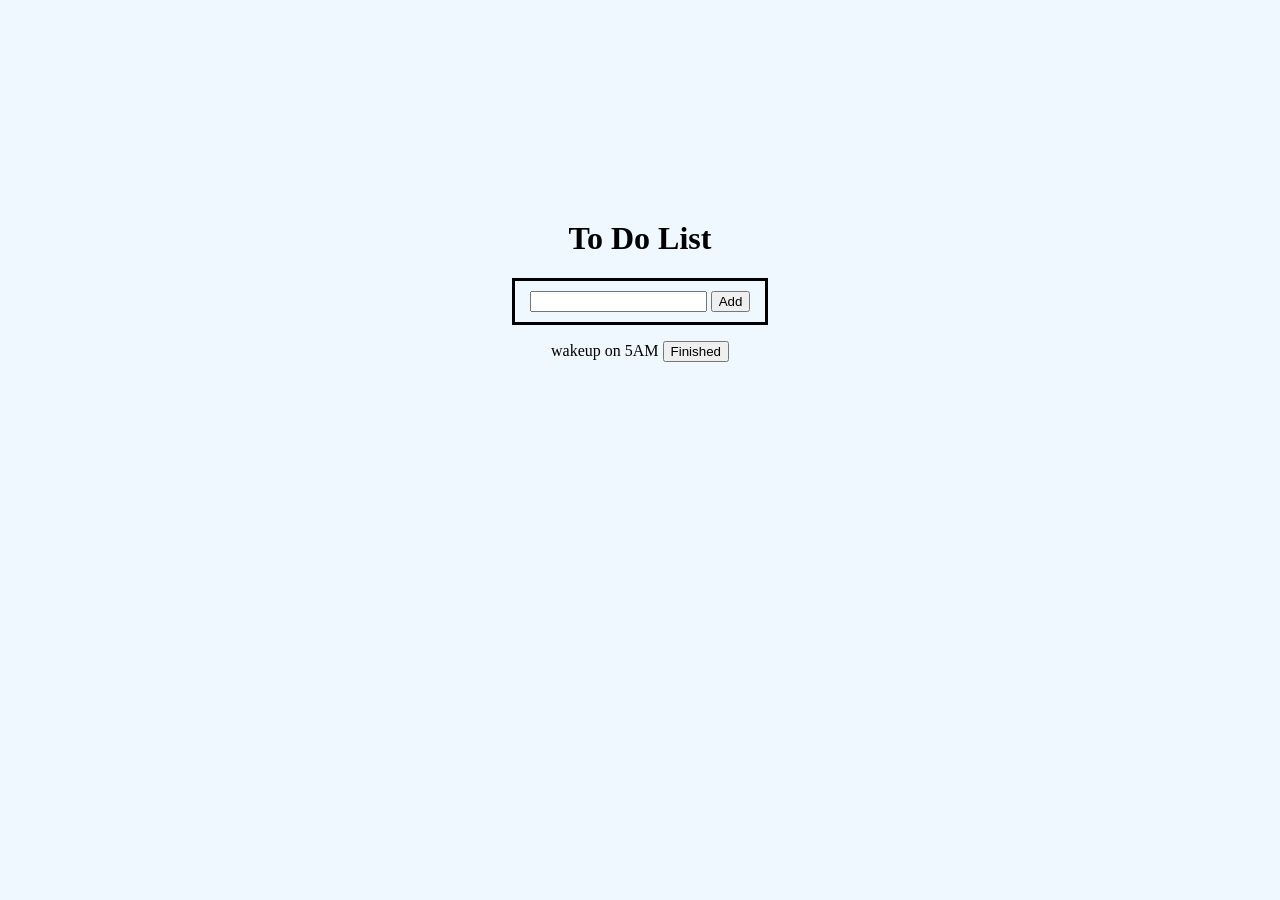
<file: To Do list/index.html>
<html>
    <head>
        <title>TO Do list</title>
        <link rel="stylesheet" href="style.css">
        <link rel="stylesheet" href="https://cdnjs.cloudflare.com/ajax/libs/font-awesome/6.4.0/css/all.min.css">

    </head>

    <body>
<h1> To Do List</h1>
<div>
        <input id="input">
        <button onclick="add()">Add</button>
    </div>
        <ul id="ul">
            <li>wakeup on 5AM 
                <button onclick="deleteItem(event)">Finished</button>
            </li>
            </ul>


    <script>
    var input=document.getElementById("input")
    var ul=document.getElementById("ul")
function add()
{
var createitem=document.createElement("li")
createitem.innerHTML= "<i class='fas fa-check-circle'></i> " + input.value+ " " +  "<button onclick='deleteItem(event)'>Finished</button>"
ul.append(createitem)
input.value= "";
}
function deleteItem(event)
{
event.target.parentElement.remove()
}

        </script>
    </body>
    
</html>
</file>
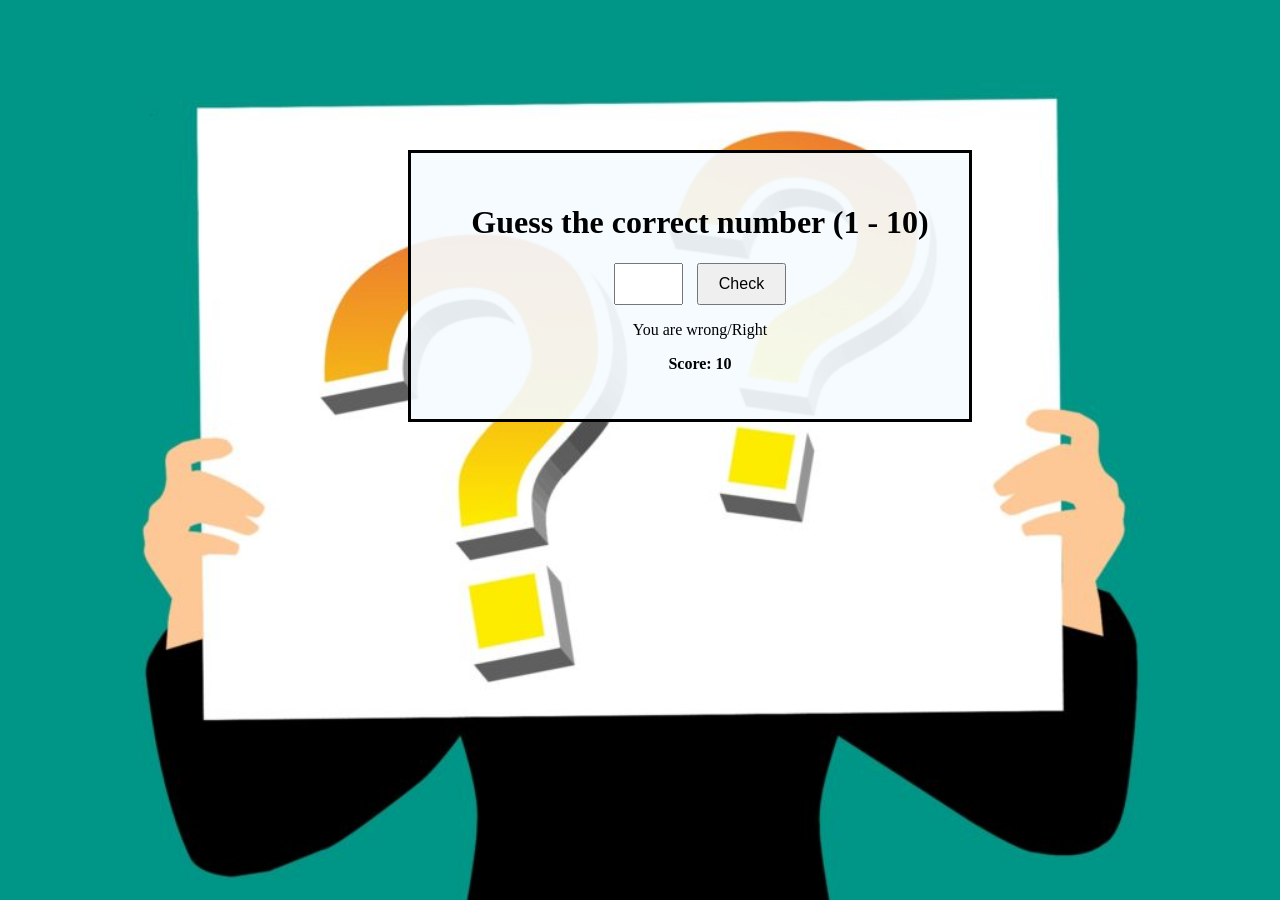
<file: guess number/guessnum.html>
<!DOCTYPE html>
<html>
<head>
    <title>Guess the number</title>
    <style>
        body{
            background-image: url(guessim.jpg);
            background-repeat: no-repeat;
            background-size: cover;
        }
        .guess {
            background-color: rgba(245, 251, 255, 0.902);
            border-style: solid;
            border-color: black;
            text-align: center;
            margin-left: 400px;
            margin-top: 150px;
            margin-right: 300px;
            margin-bottom: 300px;
            padding-top:30px ;
            padding-left: 20px;
           padding-bottom: 30px;
        }
        input {
            padding: 10px;
            font-size: 16px;
        }
        button {
            padding: 10px 20px;
            font-size: 16px;
            margin-left: 10px;
        }
        #score {
            font-weight: bold;
        }
        @media only screen and (max-width: 480px) {
    .guess {
        padding: 20px;
        margin-top: 50px;
    }

    h1 {
        font-size: 10px;
    }

    input {
        width: 100%;
        font-size: 16px;
        margin-bottom: 10px;
    }

    button {
        width: 100%;
        font-size: 16px;
        padding: 10px;
    }

    #result, #score {
        font-size: 18px;
    }
}

    </style>
</head>
<body>
    <div class="guess">
        <h1>Guess the correct number (1 - 10)</h1>
        <input id="guessnum" type="number" min="1" max="10">
        <button onclick="check()">Check</button>
        <p id="result">You are wrong/Right</p>
        <p id="score">Score: 10</p>
        <script>
            var guessnum = document.getElementById("guessnum");
            var result = document.getElementById("result");
            var score = document.getElementById("score");
            var randomnum = Math.floor(Math.random() * 10) + 1;
            var totalscore = 10;

            function check() {
                var enterednum = Number(guessnum.value);

                if (enterednum < 1 || enterednum > 10 || isNaN(enterednum)) {
                    alert("Please enter a number between 1 and 10.");
                    return;
                }

                if (totalscore <= 0) {
                    result.textContent = "Game Over! Refresh to try again.";
                    guessnum.disabled = true;
                    return;
                }

                if (enterednum === randomnum) {
                    result.textContent = "Right! you score increased ";
                    alert("Congrats! You guessed the correct number.");
                    totalscore += 1;
                    randomnum = Math.floor(Math.random() * 10) + 1; // generate new number
                } else {
                    result.textContent = "Wrong!";
                    totalscore -= 1;
                }

                score.textContent = "Score : " + totalscore;

                if (totalscore <= 0) {
                    result.textContent = "Game Over! Refresh to play again.";
                    guessnum.disabled = true;
                }
            }
        </script>
    </div>
</body>
</html>
</file>
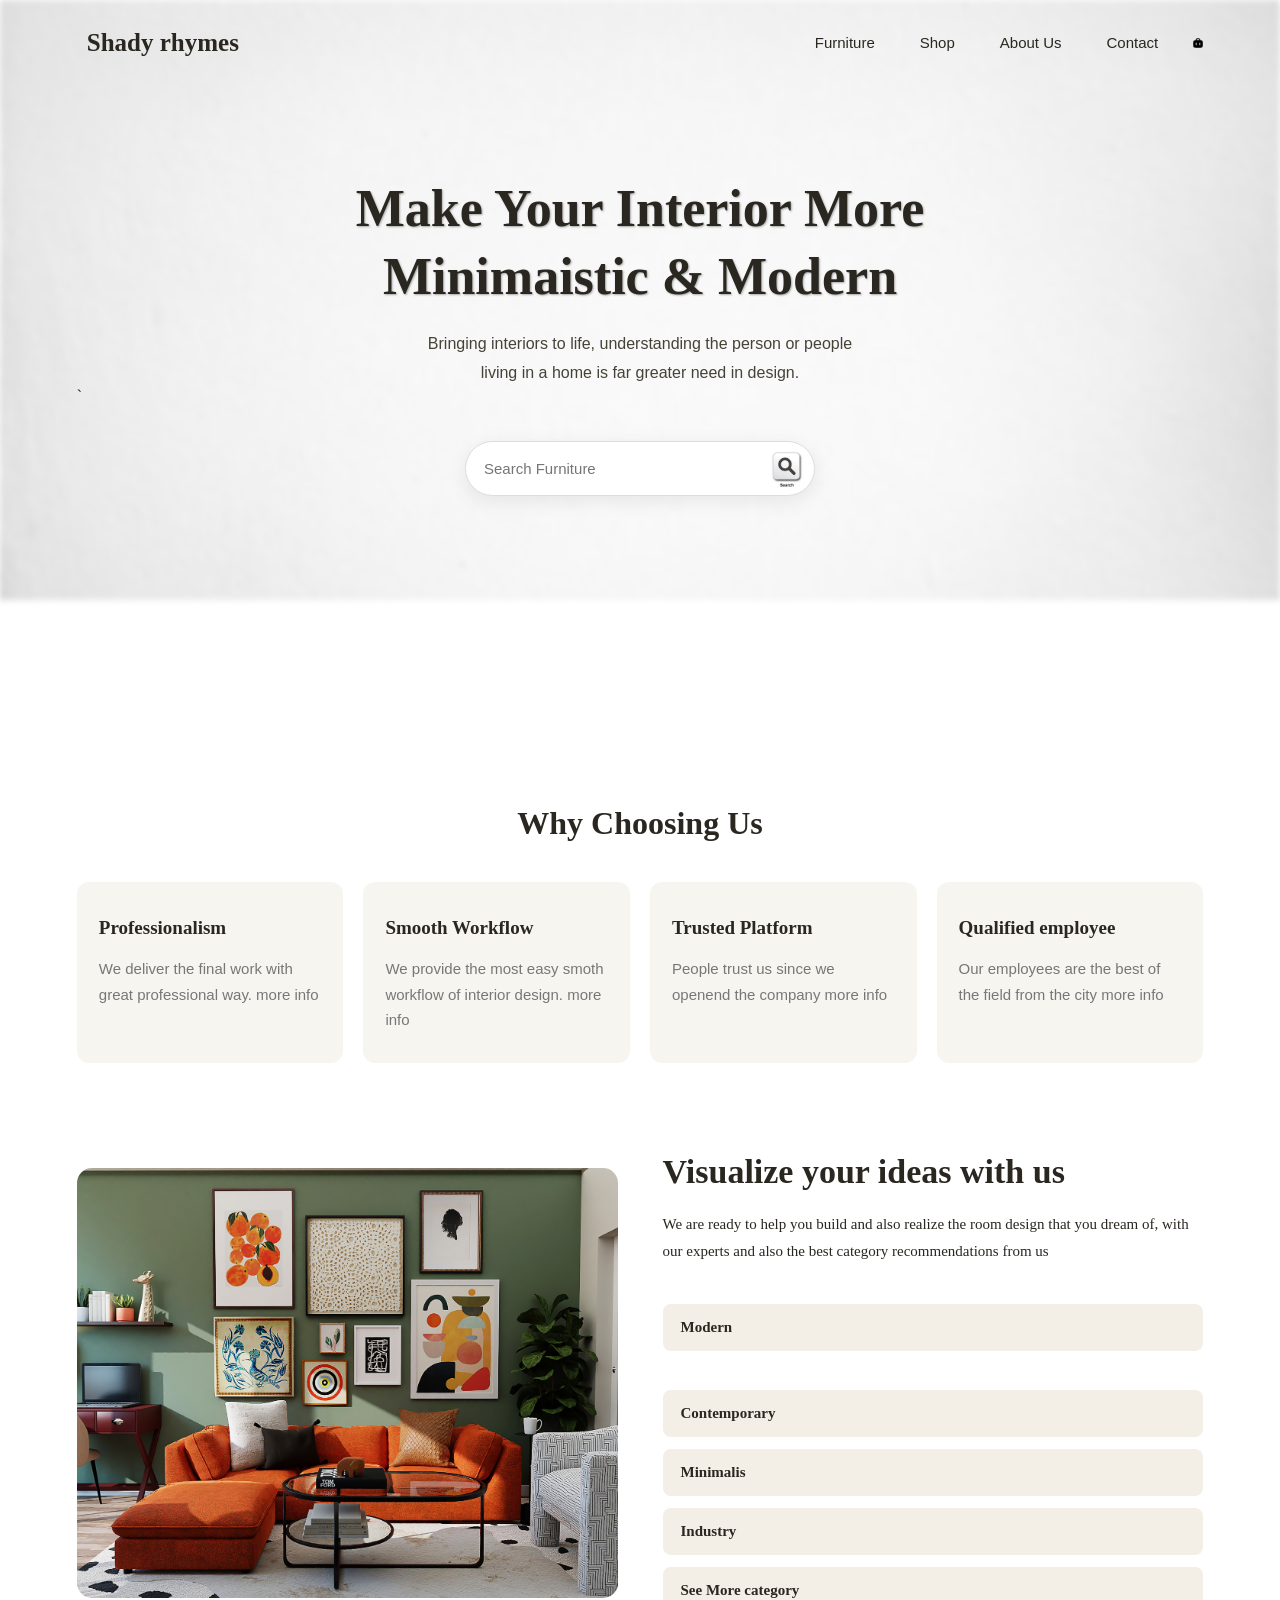
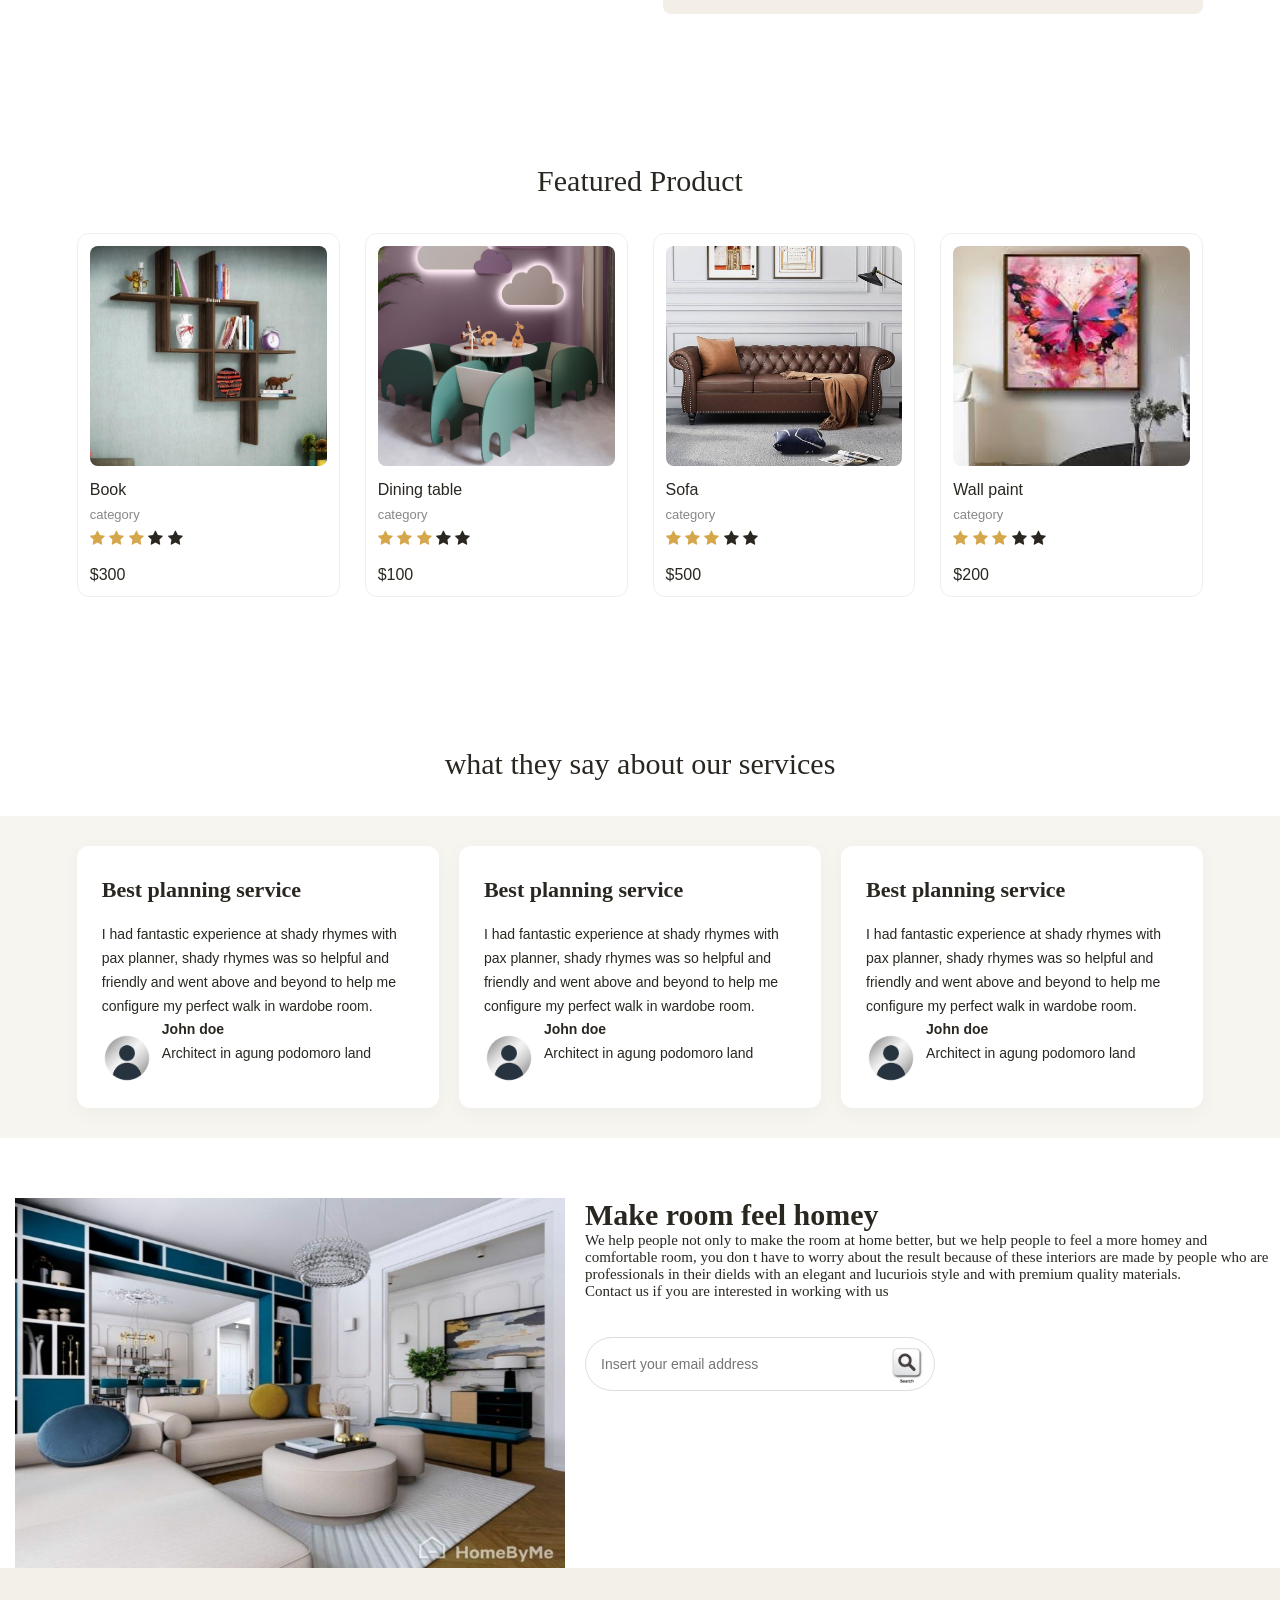
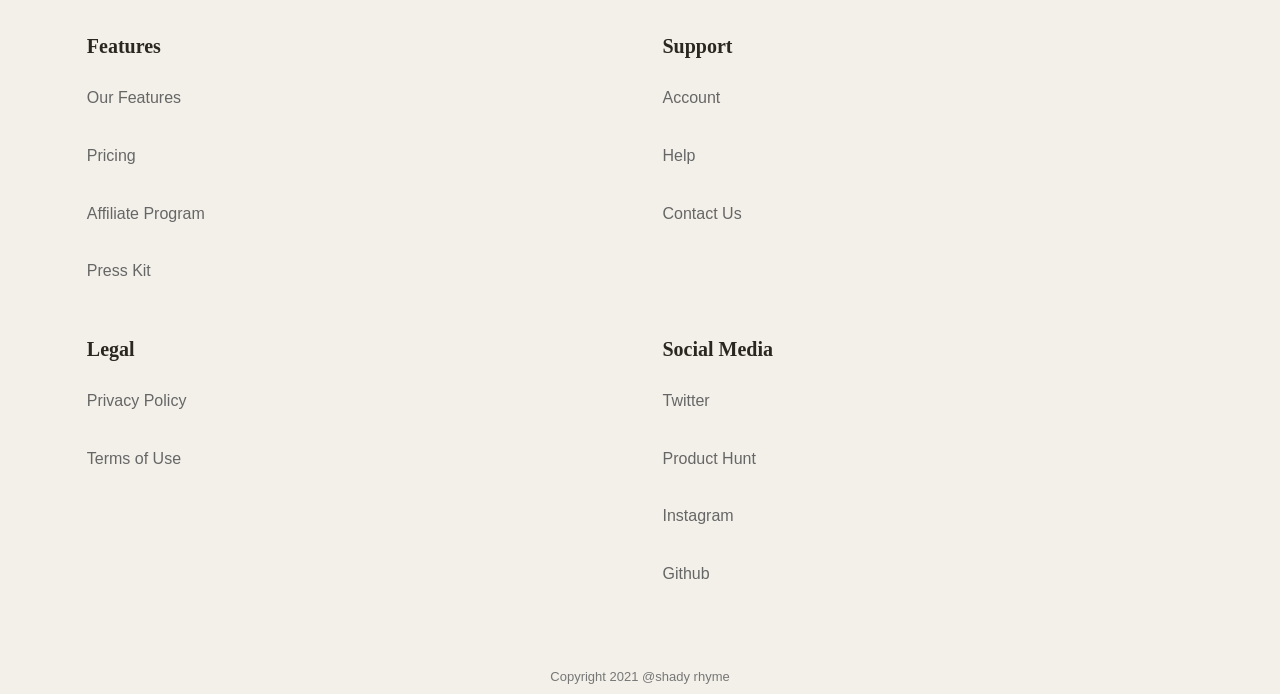
<file: project/project.html>
<!DOCTYPE html>
<html>

<head>
    <meta charset="UTF-8" />
    <meta name="viewport" content="width=device-width, initial-scale=1.0">
    <title>Project</title>
    <link rel="stylesheet" href="project.css">
    <link rel="stylesheet" href="https://cdnjs.cloudflare.com/ajax/libs/font-awesome/4.7.0/css/font-awesome.min.css">
</head>

<body>

        <img src="background.jpg" alt="page 1" style="position: absolute;object-fit: cover;z-index: -1;width: 100%;height: 600px;filter: blur(3px);">
    


    <div class="head" style="font-family:'Gill Sans', 'Gill Sans MT', Calibri, 'Trebuchet MS', sans-serif">  
        <div style="font-family:'Gill Sans', 'Gill Sans MT', Calibri, 'Trebuchet MS', sans-serif;flex-basis: 400px;justify-content: left;"><b>Shady rhymes</b></div>      
        <div style="flex-basis: 10px;">Furniture </div>
        <div style="flex-basis: 10px;">Shop</div>
        <div style="flex-basis: 90px;">About Us</div>
        <div style="flex-basis: 400px;">Contact</div>
        <img class="icon" src="nm.png" alt="icon" style="float: right;width: 10px; height: 10px">
    </div>

    <!-- Simulate a smartphone / tablet -->
<div class="mobile-container">

    <!-- Top Navigation Menu -->
    <div class="topnav">
      <a href="#home" class="active">Shady rhymes</a>
      <div id="myLinks">
        <a href="#news">Furniture</a>
        <a href="#contact">Shop</a>
        <a href="#about">About</a>
      </div>
      <a href="javascript:void(0);" class="icon" onclick="myFunction()">
        <i class="fa fa-bars"></i>
      </a>
    </div>

       
    
    <p class="mm"><b>Make Your Interior More <br> Minimaistic & Modern</b></p>

    <div class="mm1">Bringing interiors to life, understanding the person or people <br>   
                living in a home is far greater need in design.</div>  

`   <div class="search-container">
        <div class="search-box">
      <input type="text" id="sf" placeholder="Search Furniture">
      <button aria-label="Search">
        <img src="search.jpg" alt="Search Icon">
      </button>
        </div>
    </div>
</div>
 </div>

    <!--PAGE 2-->
      
    <h2 class="why" style="font-family:'Arial, Helvetica, sans-serif;">Why Choosing Us </h2>
    <div class="flex2">
        <div><b>Professionalism</b><p>We deliver the final work with great  professional way.    more info</p></div>
        <div><b>Smooth Workflow</b> <p>We provide the most easy smoth workflow  of interior design.   more info</p></div>
        <div><b>Trusted Platform </b><p>People trust us since we openend the   company   more info</p></div>
        <div><b>Qualified employee </b><p>Our employees are the best of the field   from the city    more info</p></div>
    </div>
     
    <!--Page 3-->
    <p>
        <div class="vis" style="margin bottom: ;">
        <img src="interior.jpg" alt="Visualize Ideas" style="width:600px;height:440px;margin-left:15px;float: right;margin bottom:300px ;">
        <div><h3  style="font-family: Calibri;font-size:35px;"> <b>Visualize your ideas with us</b></h3>
        <div  style="font-family: Calibri;font-size:15px;">We are ready to help you build and also realize the room design that you dream of, with <br>our experts and also the best category recommendations from us <br> <br>
        
            <button class="accordion">Modern</button><div class="plane"><p style="font-size: 15px;">Modern design is a term in the design world that refers to a house with a clean design, <br>
        simple color choices, the use of materials including metal, glass, and steel, and is <br>
        usually accompanied by clean lines. <br></p></div><br><br>
        <button class="accordion">Contemporary</button><div class="panel2"><p></p></div>
        <button class="accordion">Minimalis</button><div class="panel3"><p></p></div>
        <button class="accordion">Industry</button><div class="panel4"><p></p></div>
        <button class="accordion">See More category</button><div class="panel5"><p></p></div>
        </div> 
    </div>
    </div>
    </p>        
    <!--Page 4-->
    <h4 style="text-align: center;font:30px Calibri normal;;">Featured Product</h4>
    <div class="page4">
        <div><img src="book.jpg" alt="table" style="width: 250px; height: 250px;">Book  <p class="rate">category</p>
            <span class="fa fa-star checked"></span>
<span class="fa fa-star checked"></span>
<span class="fa fa-star checked"></span>
<span class="fa fa-star"></span>
<span class="fa fa-star"></span>  
<br><br>

$300</div>
        <div><img src="dining.jpg" alt="lamp" style="width: 250px;; height: 250px">Dining table  <p class="rate">category</p>
            <span class="fa fa-star checked"></span>
            <span class="fa fa-star checked"></span>
            <span class="fa fa-star checked"></span>
            <span class="fa fa-star"></span>
            <span class="fa fa-star"></span> 
             <br><br>
            $100</div>
        <div><img src="sofa.jpg" alt="Sofa" style="width: 250px; height: 250px;">Sofa  <p class="rate">category</p>
            <span class="fa fa-star checked"></span>
            <span class="fa fa-star checked"></span>
            <span class="fa fa-star checked"></span>
            <span class="fa fa-star"></span>
             <span class="fa fa-star"></span> <br><br> $500</div>
        <div><img src="wall paint.jpg" alt="chair" style="width: 250px; height: 250px;">Wall paint <p class="rate">category</p>
            <span class="fa fa-star checked"></span>
            <span class="fa fa-star checked"></span>
            <span class="fa fa-star checked"></span>
            <span class="fa fa-star"></span>
             <span class="fa fa-star"></span>  
             <br><br>
            $200</div>
    </div>
  
    <!--page 5-->
    <h4 style="text-align: center;font:30px Calibri normal;margin-top: 150px;">what they say about our services</h4>
    <div class="page5">
        <div><h3 style="font-style: normal;">Best planning service</h3><p>I had fantastic experience at shady rhymes with pax 
            planner, shady rhymes was so helpful and friendly and went above and beyond to help me configure my perfect walk in 
            wardobe room.</p> <img src="dp.jpg" alt="profile" style="width: 50px; height: 50px;float: left;margin: 1px 4px 15px 1px;"> <b>John doe <br></b> Architect in agung podomoro land</div>
        <div><h3 style="font-style: normal;">Best planning service</h3><p>I had fantastic experience at shady rhymes with pax
            planner, shady rhymes was so helpful and friendly and went above and beyond to help me configure my perfect walk in
            wardobe room. </p><img src="dp.jpg" alt="profile" style="width: 50px; height: 50px;float: left;margin: 1px 4px 15px 1px;"> <b>John doe <br></b>  Architect in agung podomoro land</div>
        <div><h3 style="font-style: normal;">Best planning service</h3><p>I had fantastic experience at shady rhymes with pax 
            planner, shady rhymes was so helpful and friendly and went above and beyond to help me configure my perfect walk in
            wardobe room.</p><img src="dp.jpg" alt="profile" style="width: 50px; height: 50px;float: left;margin: 1px 4px 15px 1px;"> <b>John doe <br></b>  Architect in agung podomoro land</div>
    </div>
    
    <!--page 6-->
    <p>
        <img src="live.jpg" alt="homey" style="width:570px;height:370px;margin-left:15px;float: left;padding-right: 20px;">
    <h3  style="font-family: Calibri;font-size:30px;"> <b>Make room feel homey</b></h3>
    <div  style="font-family: Calibri;font-size:15px;"><p>We help people not only to make the room at home better, but we help people to feel a  
        more homey and comfortable room, you don t have to worry about the result because of these interiors are made by people who are professionals in their dields with an elegant  
        and lucuriois style and with premium quality materials.</p>  Contact us if you are interested in working with us   <br><br>
        <div class="search-container1">
        <div class="search-box1">
      <input type="text" placeholder="Insert your email address">
      <button aria-label="Search">
        <img src="search.jpg" alt="Search Icon">
      </button>
        </div>
    </div>
</div>
 
         
<!--page 7-->
<footer style="background-color: #f3f3f3;">
<div class="page7">
    <div><h4>Features</h4>Our Features  <br><br> Pricing  <br><br> Affiliate Program <br><br>  Press Kit</div><br><br>
    <div><h4>Support </h4>Account  <br><br> Help <br><br>  Contact Us</div><br><br>
    <div><h4>Legal </h4>Privacy Policy <br><br>  Terms of Use</div><br><br>
    <div><h4>Social Media</h4>Twitter <br><br>  Product Hunt <br><br>  Instagram <br><br>  Github</div><br><br>
</div>
<p style="text-align: center;padding-bottom: 10px;">Copyright 2021 @shady rhyme</p>
</footer>
<script>
    var acc = document.getElementsByClassName("accordion");
    var i;
    
    for (i = 0; i < acc.length; i++) {
      acc[i].addEventListener("click", function() {
        this.classList.toggle("active");
        var panel = this.nextElementSibling;
        if (panel.style.display === "block") {
          panel.style.display = "none";
        } else {
          panel.style.display = "block";
        }
      });
    }
    

    </script>
    
</body>
</html>
</file>
<file: To Do list/style.css>
body{
    background-color: rgb(239, 248, 255);
    text-align: center;
    margin-top: 220px;
}
div{
    margin: auto;
    border-style: solid;
    padding-top: 10px;
    padding-bottom: 10px;
    width: 250px;

}
ul {
    list-style-type: none;
    padding-left: 0; /* Optional: removes left spacing */
  }
</file>
<file: project/project.css>
/* =================================
   GLOBAL STYLES
================================= */

* {
    margin: 0;
    padding: 0;
    box-sizing: border-box;
}

html {
    scroll-behavior: smooth;
}

body {
    font-family: 'Arial', sans-serif;
    color: #292720;
    background: #fff;
    overflow-x: hidden;
}

img {
    max-width: 100%;
    display: block;
}

a {
    text-decoration: none;
    color: inherit;
}

button {
    cursor: pointer;
    font-family: inherit;
}

h2, h3, h4 {
    font-family: 'Georgia', serif;
}

section,
.vis,
.page4,
.page5 {
    scroll-margin-top: 80px;
}

/* =================================
   HERO SECTION
================================= */

.hero-bg {
    position: absolute;
    top: 0;
    left: 0;
    width: 100%;
    height: 600px;
    object-fit: cover;
    filter: blur(3px);
    z-index: -1;
}

.mobile-container {
    position: relative;
    min-height: 550px;
    padding: 0 6%;
}

/* Desktop Navigation */

.head {
    min-height: 85px;
    display: flex;
    align-items: center;
    justify-content: space-between;
    gap: 25px;
    padding: 15px 6%;
    font-family: 'Arial', sans-serif;
    font-size: 15px;
    font-weight: 500;
}

.head > div {
    flex-basis: auto !important;
    margin: 0;
    padding: 10px;
    cursor: pointer;
    white-space: nowrap;
}

.head > div:first-child {
    margin-right: auto;
    font-family: Georgia, serif !important;
    font-size: 25px;
    font-weight: bold;
}

/* Mobile Navigation */

.topnav {
    display: none;
}

.mm {
    margin-top: 90px;
    text-align: center;
    font-family: Georgia, serif;
    font-size: clamp(32px, 5vw, 52px);
    line-height: 1.3;
    color: #292720;
    text-shadow: 1px 1px 2px #aaa;
}

.mm1 {
    margin-top: 20px;
    text-align: center;
    font-size: 16px;
    line-height: 1.8;
    color: #454238;
}

.search-container {
    display: flex;
    justify-content: center;
    margin: 35px 0;
}

.search-box {
    width: 350px;
    max-width: 100%;
    height: 55px;
    padding: 6px 8px 6px 18px;
    background: white;
    border: 1px solid #ddd;
    border-radius: 50px;
    display: flex;
    align-items: center;
    box-shadow: 0 5px 20px rgba(0,0,0,0.08);
}

.search-box input {
    flex: 1;
    min-width: 0;
    border: none;
    outline: none;
    font-size: 15px;
}

.search-box button {
    width: 40px;
    height: 40px;
    border: none;
    border-radius: 50%;
    overflow: hidden;
    background: #b18a57;
}

.search-box button img {
    width: 100%;
    height: 100%;
    object-fit: cover;
}

/* =================================
   WHY CHOOSE US
================================= */

.why {
    margin: 80px 6% 30px;
    font-size: 32px;
    text-align: center;
}

.flex2 {
    display: grid;
    grid-template-columns: repeat(4, 1fr);
    gap: 20px;
    padding: 10px 6%;
}

.flex2 > div {
    background: #f7f5f0;
    padding: 30px 22px;
    border-radius: 12px;
    font-size: 15px;
    line-height: 1.7;
    transition: 0.3s ease;
}

.flex2 > div:hover {
    transform: translateY(-6px);
    background: #eee8dd;
}

.flex2 b {
    font-family: Georgia, serif;
    font-size: 19px;
}

.flex2 p {
    margin-top: 12px;
    color: #777;
}

/* =================================
   VISUALIZE YOUR IDEAS
================================= */

.vis {
    display: grid;
    grid-template-columns: 1fr 1fr;
    align-items: center;
    gap: 45px;
    padding: 80px 6%;
}

.vis img {
    width: 100% !important;
    height: 430px !important;
    object-fit: cover;
    margin: 0 !important;
    float: none !important;
    border-radius: 15px;
}

.vis h3 {
    font-size: 34px !important;
    margin-bottom: 20px;
}

.vis > div > div {
    line-height: 1.8;
}

.accordion {
    width: 100%;
    padding: 15px 18px;
    margin-top: 12px;
    border: none;
    border-radius: 8px;
    background: #f3eee6;
    color: #292720;
    text-align: left;
    font-size: 15px;
    font-weight: 600;
    transition: 0.3s;
}

.accordion:hover,
.accordion.active {
    background: #d6c1a1;
}

.plane,
.panel2,
.panel3,
.panel4,
.panel5 {
    display: none;
    padding: 15px;
    background: #faf8f4;
    border-radius: 8px;
}

/* =================================
   FEATURED PRODUCTS
================================= */

h4 {
    font-size: 30px;
}

body > h4 {
    text-align: center;
    margin: 70px 0 35px;
}

.page4 {
    display: grid;
    grid-template-columns: repeat(4, 1fr);
    gap: 25px;
    padding: 0 6%;
    margin: 0;
    height: auto;
    width: 100%;
}

.page4 > div {
    width: 100%;
    height: auto;
    margin: 0;
    padding: 12px;
    background: #fff;
    border: 1px solid #eee;
    border-radius: 12px;
    text-align: left;
    transition: 0.3s ease;
}

.page4 > div:hover {
    transform: translateY(-6px);
    box-shadow: 0 10px 25px rgba(0,0,0,0.08);
}

.page4 img {
    width: 100% !important;
    height: 220px !important;
    object-fit: cover;
    border-radius: 8px;
    margin-bottom: 15px;
}

.rate {
    margin: 8px 0;
    color: #888;
    font-size: 13px;
}

.checked {
    color: #d6a64a;
}

/* =================================
   TESTIMONIALS
================================= */

body > h4:nth-of-type(2) {
    margin: 100px 0 35px;
    text-align: center;
}

.page5 {
    display: grid;
    grid-template-columns: repeat(3, 1fr);
    gap: 20px;
    padding: 30px 6%;
    margin-bottom: 60px;
    background: #f7f5f0;
}

.page5 > div {
    width: 100%;
    margin: 0;
    padding: 25px;
    background: white;
    border-radius: 12px;
    line-height: 1.7;
    font-size: 14px;
    box-shadow: 0 5px 20px rgba(0,0,0,0.04);
}

.page5 h3 {
    margin-bottom: 15px;
    font-size: 22px;
}

.page5 img {
    width: 50px !important;
    height: 50px !important;
    object-fit: cover;
    border-radius: 50%;
    margin: 15px 10px 0 0 !important;
    float: left;
}

/* =================================
   MAKE ROOM FEEL HOMEY
================================= */

body > img[src="live.jpg"] {
    width: 48% !important;
    height: 380px !important;
    object-fit: cover;
    margin: 0 35px 30px 6% !important;
    padding: 0 !important;
    float: left;
    border-radius: 15px;
}

body > img[src="live.jpg"] ~ h3 {
    padding-top: 35px;
}

body > img[src="live.jpg"] ~ div {
    line-height: 1.8;
    padding-right: 6%;
}

.search-container1 {
    display: flex;
    justify-content: flex-start;
    margin-top: 20px;
}

.search-box1 {
    width: 350px;
    max-width: 100%;
    padding: 6px 8px 6px 15px;
    border: 1px solid #ddd;
    border-radius: 50px;
    background: white;
    display: flex;
    align-items: center;
}

.search-box1 input {
    flex: 1;
    min-width: 0;
    border: none;
    outline: none;
    font-size: 14px;
}

.search-box1 button {
    width: 40px;
    height: 40px;
    border: none;
    border-radius: 50%;
    overflow: hidden;
    background: #b18a57;
}

.search-box1 button img {
    width: 100%;
    height: 100%;
    object-fit: cover;
}

/* =================================
   FOOTER
================================= */

footer {
    clear: both;
    margin-top: 100px;
    background: #f3f0e9 !important;
}

.page7 {
    display: grid;
    grid-template-columns: repeat(4, 1fr);
    gap: 25px;
    height: auto;
    padding: 50px 6%;
    margin: 0;
}

.page7 > div {
    width: 100%;
    margin: 0;
    padding: 10px;
    line-height: 1.8;
    color: #666;
}

.page7 h4 {
    margin-bottom: 20px;
    color: #292720;
    font-size: 20px;
}

footer > p {
    padding: 20px;
    color: #777;
    font-size: 13px;
}

/* =================================
   TABLET RESPONSIVE
================================= */

@media (max-width: 1024px) {

    .flex2 {
        grid-template-columns: repeat(2, 1fr);
    }

    .page4 {
        grid-template-columns: repeat(2, 1fr);
    }

    .vis {
        gap: 25px;
    }

    .vis img {
        height: 350px !important;
    }

    .page5 {
        grid-template-columns: repeat(2, 1fr);
    }

    .page7 {
        grid-template-columns: repeat(2, 1fr);
    }
}

/* =================================
   MOBILE RESPONSIVE
================================= */

@media (max-width: 768px) {

    .head {
        display: none;
    }

    .topnav {
        display: block;
        position: relative;
        width: 100%;
        padding-top: 15px;
    }

    .topnav .active {
        font-family: Georgia, serif;
        font-size: 22px;
        font-weight: bold;
    }

    .topnav a {
        display: block;
        padding: 12px 15px;
        color: #292720;
    }

    .topnav #myLinks {
        display: none;
        background: #fff;
        border-radius: 10px;
        margin-top: 10px;
        box-shadow: 0 5px 20px rgba(0,0,0,0.1);
    }

    .topnav #myLinks.show {
        display: block;
    }

    .topnav .icon {
        position: absolute;
        top: 10px;
        right: 5px;
        font-size: 22px;
    }

    .mobile-container {
        min-height: 520px;
        padding: 0 5%;
    }

    .mm {
        margin-top: 80px;
        font-size: clamp(27px, 6vw, 38px);
    }

    .mm1 {
        font-size: 14px;
    }

    .why {
        margin-top: 55px;
        font-size: 27px;
    }

    .vis {
        grid-template-columns: 1fr;
        padding: 45px 6%;
    }

    .vis img {
        height: 300px !important;
    }

    .page5 {
        grid-template-columns: 1fr;
    }

    body > img[src="live.jpg"] {
        width: 88% !important;
        height: 300px !important;
        float: none;
        margin: 30px auto !important;
    }

    body > img[src="live.jpg"] ~ h3 {
        padding: 0 6%;
        font-size: 27px !important;
    }

    body > img[src="live.jpg"] ~ div {
        padding: 10px 6%;
    }
}

/* =================================
   SMALL MOBILE
================================= */

@media (max-width: 480px) {

    .hero-bg {
        height: 520px;
    }

    .mobile-container {
        min-height: 500px;
    }

    .mm {
        margin-top: 65px;
        font-size: 29px;
    }

    .mm1 {
        font-size: 13px;
        line-height: 1.7;
    }

    .search-box {
        width: 100%;
    }

    .flex2 {
        grid-template-columns: 1fr;
        padding: 10px 5%;
        gap: 12px;
    }

    .flex2 > div {
        padding: 22px;
    }

    .why {
        font-size: 25px;
    }

    .vis {
        padding: 35px 5%;
    }

    .vis img {
        height: 240px !important;
    }

    .vis h3 {
        font-size: 27px !important;
    }

    .page4 {
        grid-template-columns: 1fr;
        padding: 0 7%;
    }

    .page4 img {
        height: 250px !important;
    }

    .page5 {
        padding: 20px 5%;
    }

    .page7 {
        grid-template-columns: 1fr 1fr;
        gap: 15px;
        padding: 30px 5%;
    }

    .page7 > div {
        font-size: 13px;
    }

    .page7 h4 {
        font-size: 18px;
    }

    .search-box1 {
        width: 100%;
    }

    footer {
        margin-top: 60px;
    }
}

@media (max-width: 350px) {
    .page7 {
        grid-template-columns: 1fr;
    }

    .mm {
        font-size: 25px;
    }
}
</file>
